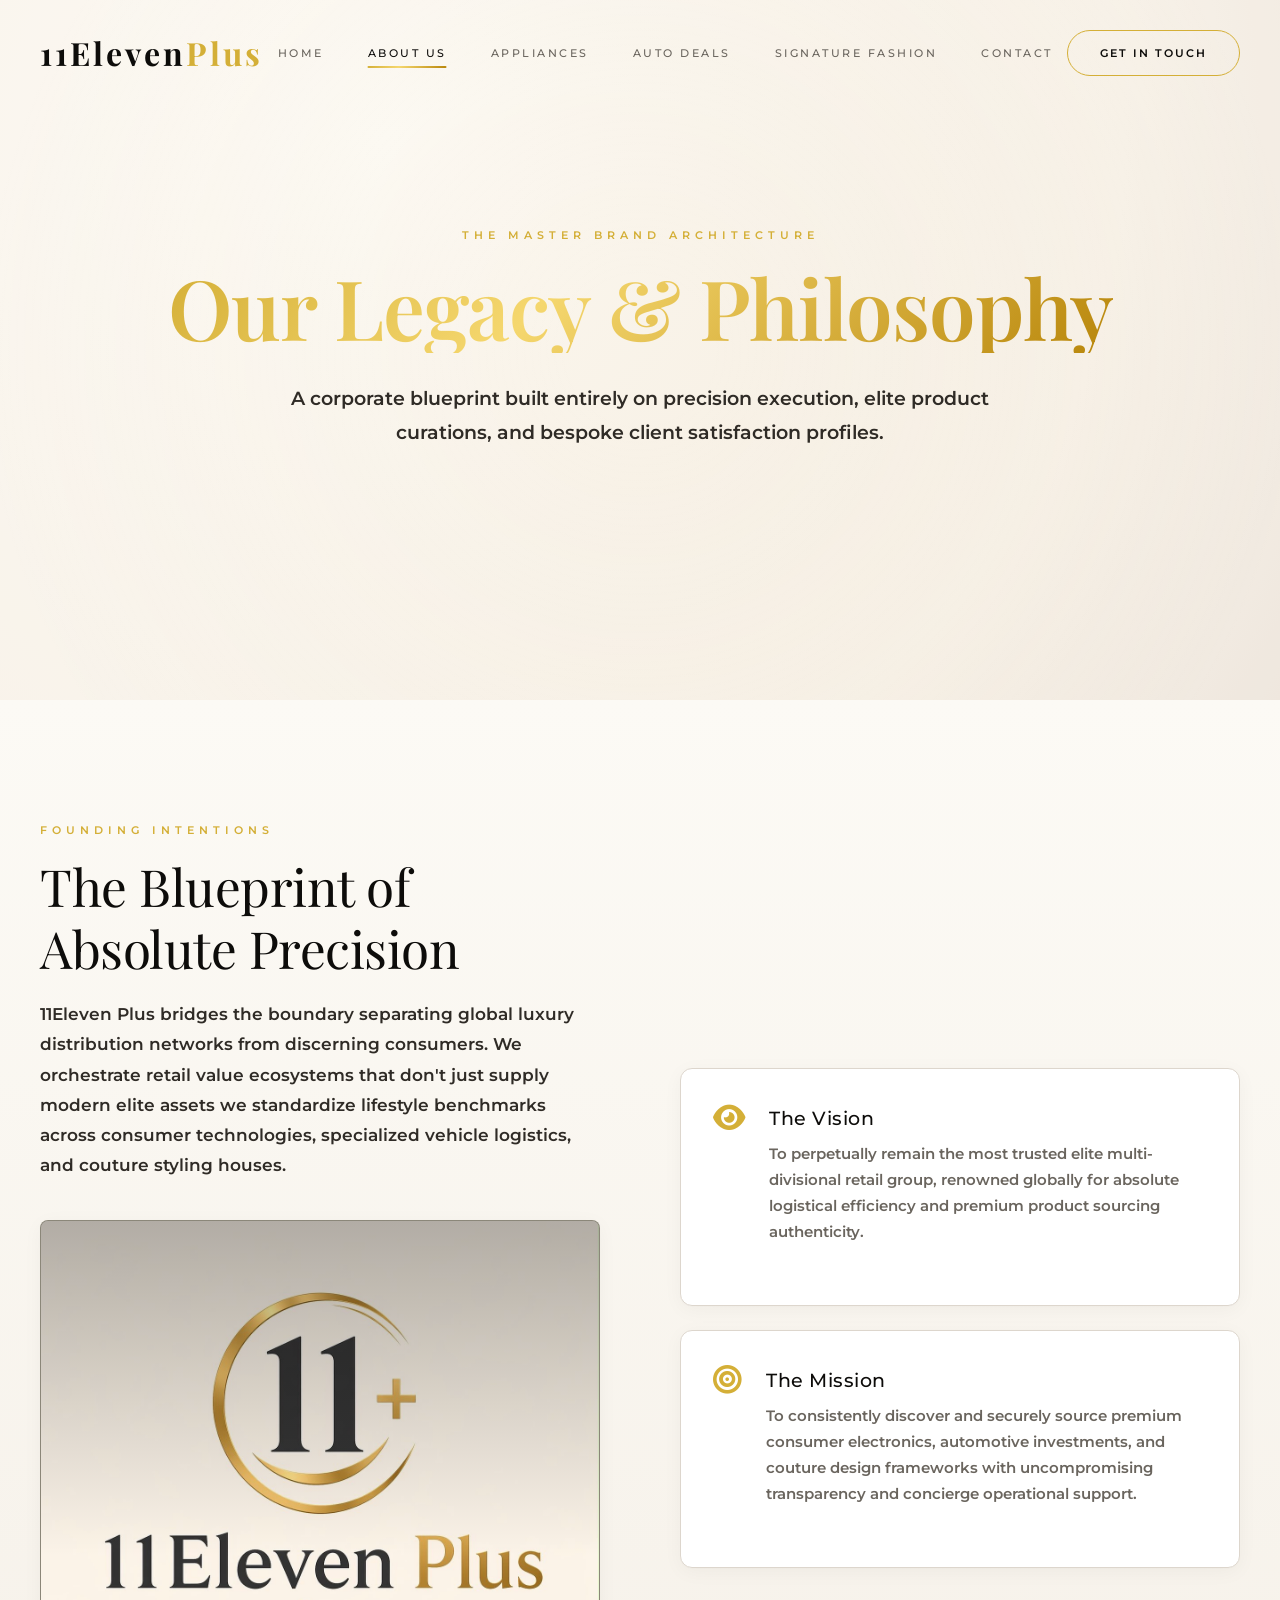
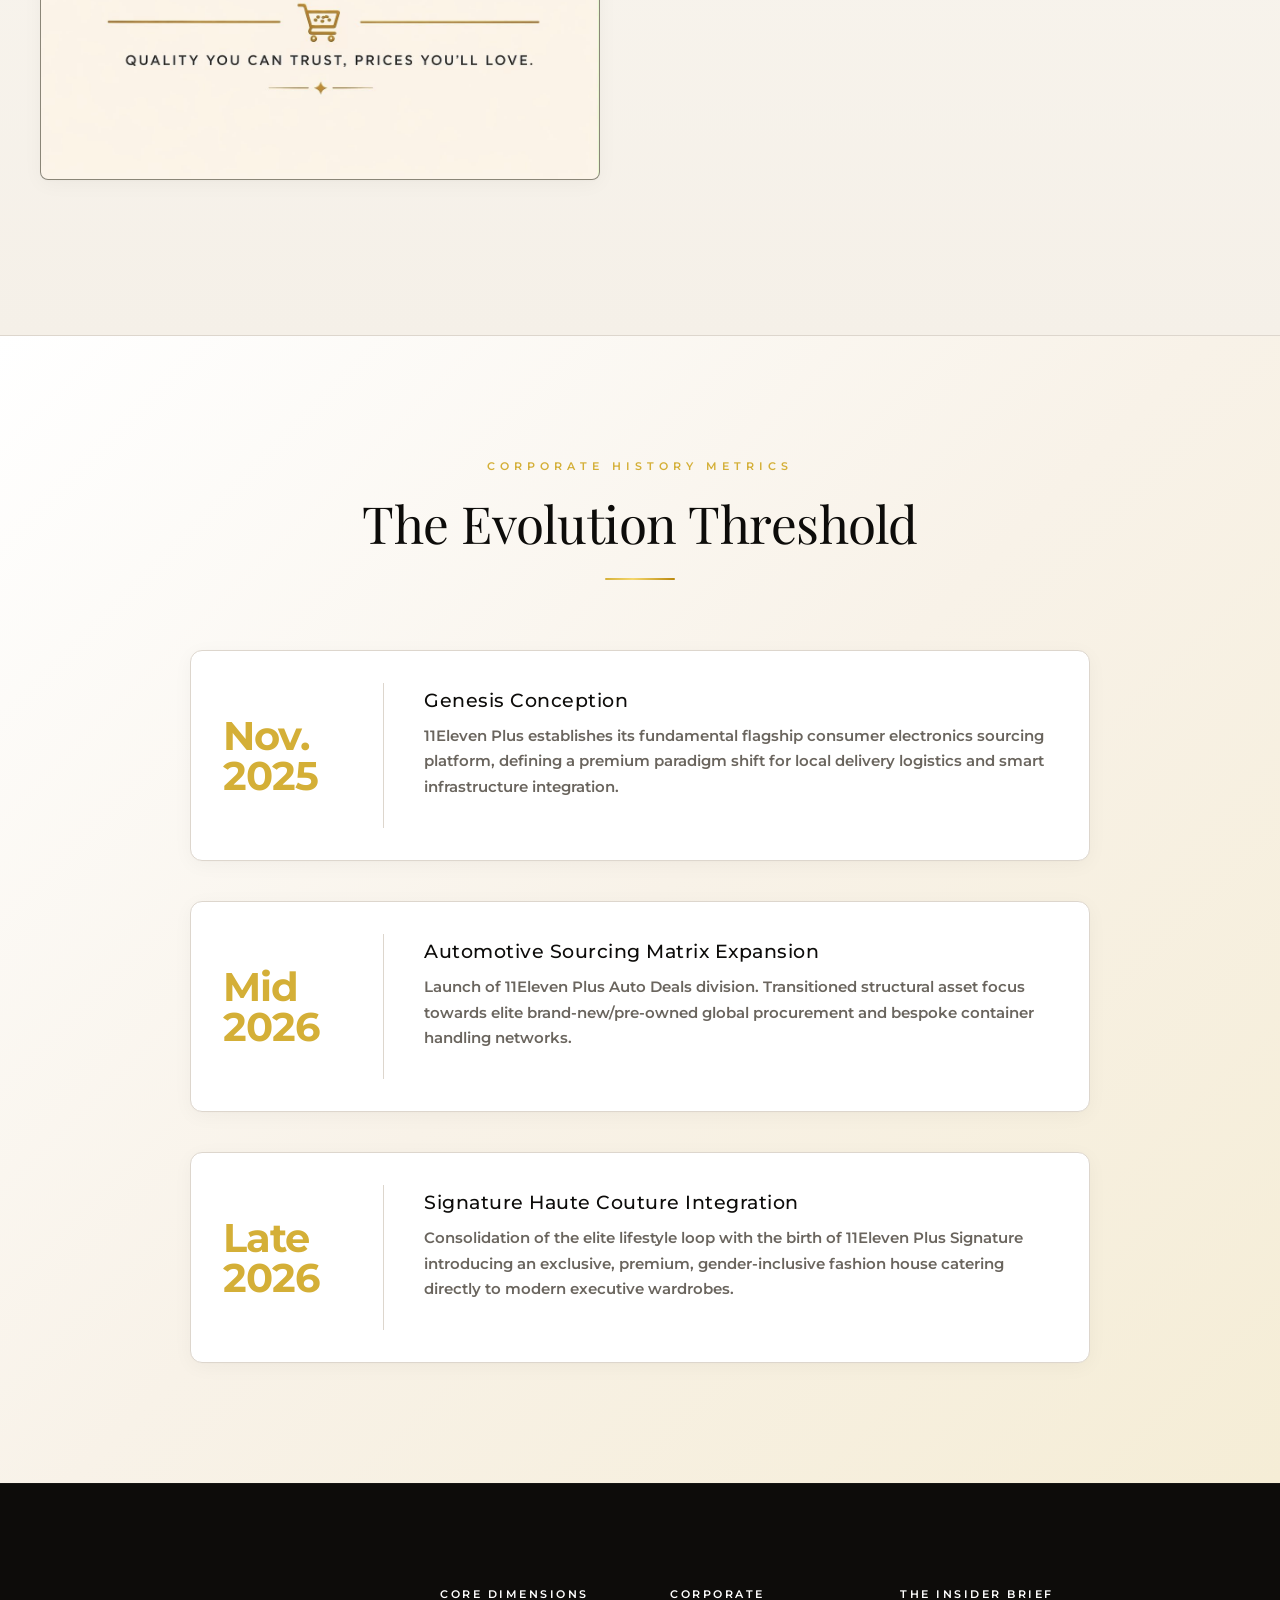
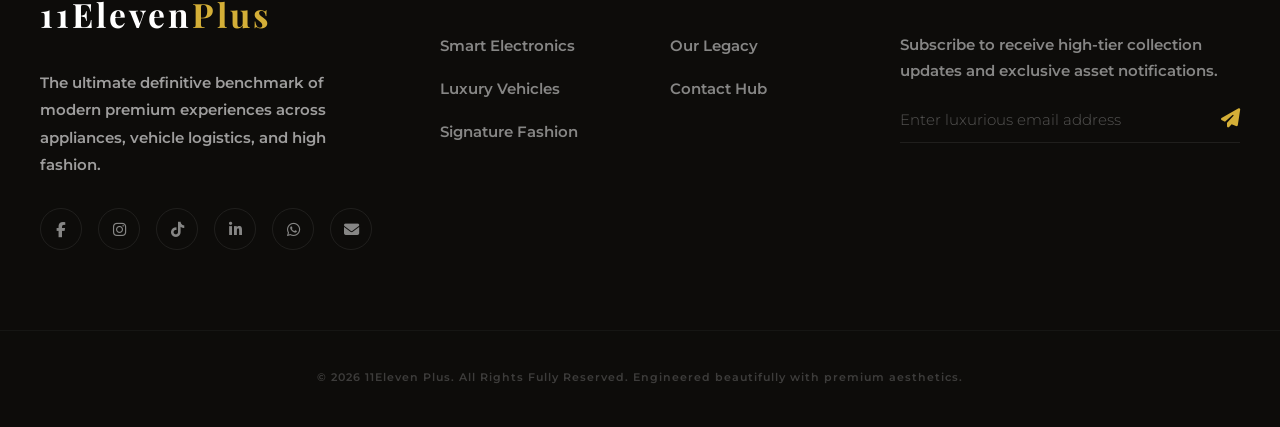
<file: about.html>
<!DOCTYPE html>
<html lang="en">
<head>
    <meta charset="UTF-8">
    <meta name="viewport" content="width=device-width, initial-scale=1.0">
    
    <!-- Primary Meta Tags -->
    <title>Our Legacy | 11Eleven Plus</title>
    <meta name="description" content="Discover the philosophy, mission, and historic operational values steering the luxury ecosystem of 11Eleven Plus.">
    <meta name="keywords" content="11Eleven Plus legacy, luxury brand philosophy, premium group mission, elite sourcing values, Ghana luxury group, corporate history">
    <meta name="author" content="11Eleven Plus">

    <!-- Open Graph / Facebook -->
    <meta property="og:type" content="website">
    <meta property="og:url" content="https://11elevenplus.com/about.html">
    <meta property="og:title" content="Our Legacy | 11Eleven Plus – The Master Brand Architecture">
    <meta property="og:description" content="Explore the founding intentions, vision, and evolution of 11Eleven Plus – a luxury ecosystem built on precision, elite curation, and absolute client trust.">
    <meta property="og:image" content="https://11elevenplus.com/images/logo.jpg">

    <!-- Twitter Card -->
    <meta property="twitter:card" content="summary_large_image">
    <meta property="twitter:url" content="https://11elevenplus.com/about.html">
    <meta property="twitter:title" content="Our Legacy | 11Eleven Plus – The Master Brand Architecture">
    <meta property="twitter:description" content="Explore the founding intentions, vision, and evolution of 11Eleven Plus – a luxury ecosystem built on precision, elite curation, and absolute client trust.">
    <meta property="twitter:image" content="https://11elevenplus.com/images/logo.jpg">

    <!-- Google Fonts & FontAwesome Core Dependencies -->
    <link rel="preconnect" href="https://fonts.googleapis.com">
    <link rel="preconnect" href="https://fonts.gstatic.com" crossorigin>
    <link href="https://fonts.googleapis.com/css2?family=Montserrat:wght@300;400;500;600&family=Playfair+Display:ital,wght@0,400;0,600;0,700;1,400&display=swap" rel="stylesheet">
    <link rel="stylesheet" href="https://cdnjs.cloudflare.com/ajax/libs/font-awesome/6.4.0/css/all.min.css">
    <link rel="stylesheet" href="style.css">

    <!-- Favicon -->
    <link rel="icon" href="/images/logo.jpg" type="image/x-icon">

    <!-- Structured Data: Organization -->
    <script type="application/ld+json">
        {
            "@context": "https://schema.org",
            "@type": "Organization",
            "name": "11Eleven Plus",
            "url": "https://11elevenplus.com/",
            "logo": "https://11elevenplus.com/images/logo.jpg",
            "description": "Premium luxury group offering elite home appliances, bespoke automotive sourcing, and high-fashion collections.",
            "foundingDate": "2024",
            "contactPoint": {
                "@type": "ContactPoint",
                "telephone": "+233-27-492-3917",
                "contactType": "customer service",
                "email": "concierge@11elevenplus.com",
                "availableLanguage": ["English"]
            },
            "sameAs": [
                "https://www.facebook.com/share/1C3CKjjL6a/?mibextid=wwXIfr",
                "https://www.instagram.com/11eleven_plus",
                "https://www.tiktok.com/@11elevenplus",
                "https://www.linkedin.com/in/eleven-plus-334429421"
            ]
        }
    </script>

    <!-- Inline styles for new image classes (if not present in style.css) -->
    <style>
        /* Hero background image layer */
        .hero-bg-image {
            position: absolute;
            top: 0;
            left: 0;
            width: 100%;
            height: 100%;
            background-size: cover;
            background-position: center;
            background-repeat: no-repeat;
            z-index: 0;
            opacity: 0.35;
            filter: brightness(0.8);
        }
        /* Why section image styling */
        .why-image-wrapper {
            position: relative;
            margin: 35px 0;
            border-radius: 8px;
            overflow: hidden;
            border: 1px solid var(--glass-border);
            background: rgba(15,16,19,0.5);
        }
        .why-image {
            width: 100%;
            height: auto;
            display: block;
            transition: transform 0.8s var(--transition-premium);
        }
        .why-image-wrapper:hover .why-image {
            transform: scale(1.03);
        }
        .why-image-accent {
            position: absolute;
            top: 0;
            left: 0;
            width: 100%;
            height: 100%;
            background: linear-gradient(180deg, rgba(7,7,8,0.3) 0%, rgba(7,7,8,0) 60%);
            pointer-events: none;
        }
        /* Subtle overlay for card images inside glass cards (if used) */
        .card-image-overlay {
            position: absolute;
            top: 0;
            left: 0;
            width: 100%;
            height: 100%;
            background: rgba(7,7,8,0.4);
            z-index: 1;
        }
    </style>
</head>
<body>

    <!-- Scroll Progress Indicator -->
    <div class="scroll-progress"></div>

    <!-- Preloader Graphic System -->
    <div class="preloader">
        <div class="preloader-wrap">
            <h1 class="preloader-logo">11Eleven<span>Plus</span></h1>
            <div class="preloader-bar"></div>
        </div>
    </div>

    <!-- Sticky Navigation Layout Bar -->
    <header class="main-header">
        <div class="header-container">
            <a href="index.html" class="logo">
                11Eleven<span class="gold-text">Plus</span>
            </a>

            <nav class="nav-menu">
                <ul class="nav-list">
                    <li><a href="index.html" class="nav-link">Home</a></li>
                    <li><a href="about.html" class="nav-link active">About Us</a></li>
                    <li><a href="appliances.html" class="nav-link">Appliances</a></li>
                    <li><a href="auto.html" class="nav-link">Auto Deals</a></li>
                    <li><a href="fashion.html" class="nav-link">Signature Fashion</a></li>
                    <li><a href="contact.html" class="nav-link">Contact</a></li>
                </ul>
                <div class="menu-socials">
                    <a href="https://www.facebook.com/share/1C3CKjjL6a/?mibextid=wwXIfr" aria-label="Facebook"><i class="fab fa-facebook-f"></i></a>
                    <a href="https://www.instagram.com/11eleven_plus" aria-label="Instagram"><i class="fab fa-instagram"></i></a>
                    <a href="https://www.tiktok.com/@11elevenplus" aria-label="TikTok"><i class="fab fa-tiktok"></i></a>
                    <a href="https://www.linkedin.com/in/eleven-plus-334429421" aria-label="LinkedIn"><i class="fab fa-linkedin-in"></i></a>
                    <a href="https://wa.me/+233274923917" target="_blank" class="frame-link"><i class="fa-brands fa-whatsapp"></i> </a>
                </div>
            </nav>

            <div class="header-actions">
                <a href="contact.html" class="btn-nav">Get In Touch</a>
                <button class="hamburger" type="button" aria-label="Toggle Menu" aria-expanded="false">
                    <span class="bar"></span>
                    <span class="bar"></span>
                    <span class="bar"></span>
                </button>
            </div>
        </div>
    </header>

    <!-- Inner Narrative Structural Header Banner with background image -->
    <section class="hero-section" style="height: 60vh; position: relative; background: var(--gradient-hero);">
        <!-- Background image added for legacy ambiance -->
        <div class="hero-bg-image" style="background-image: url('https://images.unsplash.com/photo-1600585154340-be6161a56a0c?auto=format&fit=crop&w=1600&q=80'); opacity: 0.08;" aria-hidden="true"></div>
        <div class="hero-bg-overlay" style="background: radial-gradient(circle at center, transparent 10%, rgba(255,255,255,0.3) 90%); z-index: 1;"></div>
        <div class="hero-content" style="z-index: 2;">
            <span class="subtitle">The Master Brand Architecture</span>
            <h1 class="gradient-text">Our Legacy & Philosophy</h1>
            <p>A corporate blueprint built entirely on precision execution, elite product curations, and bespoke client satisfaction profiles.</p>
        </div>
    </section>

    <!-- Mission, Vision & Core Values Section Matrix with added image -->
    <section class="philosophy-section section-padding" style="background: var(--gradient-section);">
        <div class="container">
            <div class="why-grid">
                <div class="reveal-on-scroll">
                    <span class="subtitle">Founding Intentions</span>
                    <h2 class="section-title">The Blueprint of Absolute Precision</h2>
                    <p class="section-desc" style="margin-top:20px;">11Eleven Plus bridges the boundary separating global luxury distribution networks from discerning consumers. We orchestrate retail value ecosystems that don't just supply modern elite assets we standardize lifestyle benchmarks across consumer technologies, specialized vehicle logistics, and couture styling houses.</p>

                    <!-- Contextual image representing precision and luxury craftsmanship -->
                    <div class="why-image-wrapper">
                        <img src="/images/logo.jpg"
                             alt="Premium executive pen on marble desk symbolizing the precision and elegance of 11Eleven Plus operations"
                             loading="lazy"
                             class="why-image">
                        <div class="why-image-accent"></div>
                    </div>
                </div>
                <div class="why-points-side">
                    <div class="why-point-card glass-card reveal-on-scroll" style="background: var(--white); border: 1px solid var(--border-light);">
                        <i class="fa-solid fa-eye gold-text"></i>
                        <div>
                            <h4>The Vision</h4>
                            <p>To perpetually remain the most trusted elite multi-divisional retail group, renowned globally for absolute logistical efficiency and premium product sourcing authenticity.</p>
                        </div>
                    </div>
                    <div class="why-point-card glass-card reveal-on-scroll" style="background: var(--white); border: 1px solid var(--border-light);">
                        <i class="fa-solid fa-bullseye gold-text"></i>
                        <div>
                            <h4>The Mission</h4>
                            <p>To consistently discover and securely source premium consumer electronics, automotive investments, and couture design frameworks with uncompromising transparency and concierge operational support.</p>
                        </div>
                    </div>
                </div>
            </div>
        </div>
    </section>

    <!-- Interactive Chronological Milestone Framework -->
    <section class="timeline-section section-padding dynamic-bg" style="border-top: 1px solid var(--border-light); background: var(--gradient-white-gold);">
        <div class="container">
            <div class="section-header text-center">
                <span class="subtitle">Corporate History Metrics</span>
                <h2 class="section-title">The Evolution Threshold</h2>
                <div class="gold-divider"></div>
            </div>

            <div class="why-points-side" style="max-width: 900px; margin: 0 auto; gap: 40px; position: relative;">
                <!-- Milestone Card 1 -->
                <div class="why-point-card glass-card reveal-on-scroll" style="display: flex; gap: 40px; align-items: center; background: var(--white); border: 1px solid var(--border-light);">
                    <div class="counter-number gold-text" style="font-size: 2.5rem; font-weight:700; line-height:1; min-width:120px;">Nov. 2025</div>
                    <div style="border-left: 1px solid var(--border-light); padding-left: 40px;">
                        <h4 style="margin-bottom: 5px;">Genesis Conception</h4>
                        <p>11Eleven Plus establishes its fundamental flagship consumer electronics sourcing platform, defining a premium paradigm shift for local delivery logistics and smart infrastructure integration.</p>
                    </div>
                </div>

                <!-- Milestone Card 2 -->
                <div class="why-point-card glass-card reveal-on-scroll" style="display: flex; gap: 40px; align-items: center; background: var(--white); border: 1px solid var(--border-light);">
                    <div class="counter-number gold-text" style="font-size: 2.5rem; font-weight:700; line-height:1; min-width:120px;">Mid 2026</div>
                    <div style="border-left: 1px solid var(--border-light); padding-left: 40px;">
                        <h4 style="margin-bottom: 5px;">Automotive Sourcing Matrix Expansion</h4>
                        <p>Launch of 11Eleven Plus Auto Deals division. Transitioned structural asset focus towards elite brand-new/pre-owned global procurement and bespoke container handling networks.</p>
                    </div>
                </div>

                <!-- Milestone Card 3 -->
                <div class="why-point-card glass-card reveal-on-scroll" style="display: flex; gap: 40px; align-items: center; background: var(--white); border: 1px solid var(--border-light);">
                    <div class="counter-number gold-text" style="font-size: 2.5rem; font-weight:700; line-height:1; min-width:120px;">Late 2026</div>
                    <div style="border-left: 1px solid var(--border-light); padding-left: 40px;">
                        <h4 style="margin-bottom: 5px;">Signature Haute Couture Integration</h4>
                        <p>Consolidation of the elite lifestyle loop with the birth of 11Eleven Plus Signature introducing an exclusive, premium, gender-inclusive fashion house catering directly to modern executive wardrobes.</p>
                    </div>
                </div>
            </div>
        </div>
    </section>

    <!-- Master Footer Block -->
    <footer class="main-footer">
        <div class="container footer-grid">
            <div class="footer-brand-column">
                <a href="index.html" class="footer-logo">11Eleven<span>Plus</span></a>
                <p>The ultimate definitive benchmark of modern premium experiences across appliances, vehicle logistics, and high fashion.</p>
                <div class="footer-socials">
                    <a href="https://www.facebook.com/share/1C3CKjjL6a/?mibextid=wwXIfr" aria-label="Facebook"><i class="fab fa-facebook-f"></i></a>
                    <a href="https://www.instagram.com/11eleven_plus" aria-label="Instagram"><i class="fab fa-instagram"></i></a>
                    <a href="https://www.tiktok.com/@11elevenplus" aria-label="TikTok"><i class="fab fa-tiktok"></i></a>
                    <a href="https://www.linkedin.com/in/eleven-plus-334429421" aria-label="LinkedIn"><i class="fab fa-linkedin-in"></i></a>
                    <a href="https://wa.me/+233274923917" target="_blank" class="frame-link"><i class="fa-brands fa-whatsapp"></i> </a>
                    <a href="mailto:11Elevenplusgroups@gmail.com" aria-label="Email"><i class="fa-solid fa-envelope"></i></a>
                </div>
            </div>

            <div class="footer-links-column">
                <h4>Core Dimensions</h4>
                <ul>
                    <li><a href="appliances.html">Smart Electronics</a></li>
                    <li><a href="auto.html">Luxury Vehicles</a></li>
                    <li><a href="fashion.html">Signature Fashion</a></li>
                </ul>
            </div>

            <div class="footer-links-column">
                <h4>Corporate</h4>
                <ul>
                    <li><a href="about.html">Our Legacy</a></li>
                    <li><a href="contact.html">Contact Hub</a></li>
                </ul>
            </div>

            <div class="footer-subscribe-column">
                <h4>The Insider Brief</h4>
                <p>Subscribe to receive high-tier collection updates and exclusive asset notifications.</p>
                <form class="subscribe-form" action="https://formsubmit.co/11elevenplusgroups@gmail.com" method="POST">
                    <input type="hidden" name="_subject" value="11ElevenPlus">
                    <input type="hidden" name="_captcha" value="false">
                    <input type="hidden" name="_next" value="http://127.0.0.1:5500/thank-you.html">
                    <input type="email" name="email" placeholder="Enter luxurious email address" required autocomplete="off">
                    <button type="submit" aria-label="Subscribe"><i class="fa-solid fa-paper-plane"></i></button>
                </form>
            </div>
        </div>

        <div class="footer-bottom text-center">
            <p>&copy; 2026 11Eleven Plus. All Rights Fully Reserved. Engineered beautifully with premium aesthetics.</p>
        </div>
    </footer>

    <script src="script.js"></script>
</body>
</html>
</file>
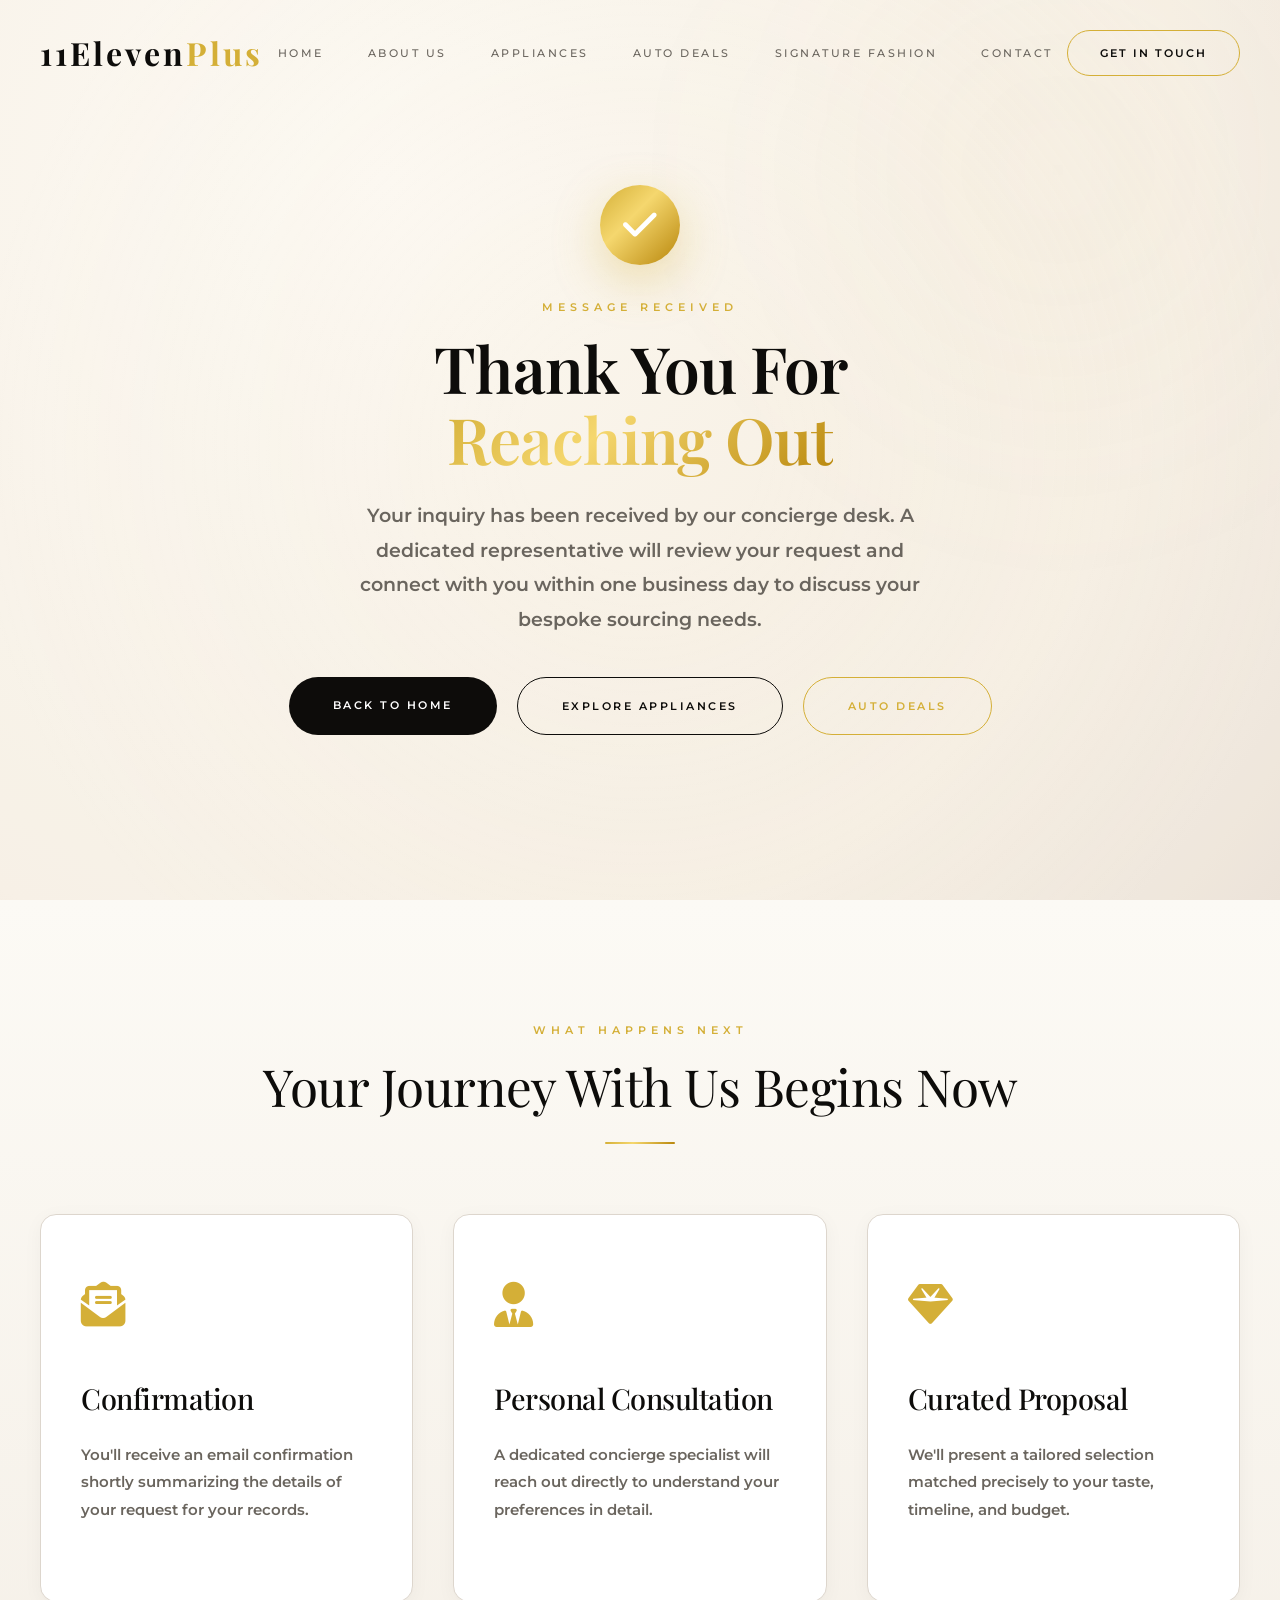
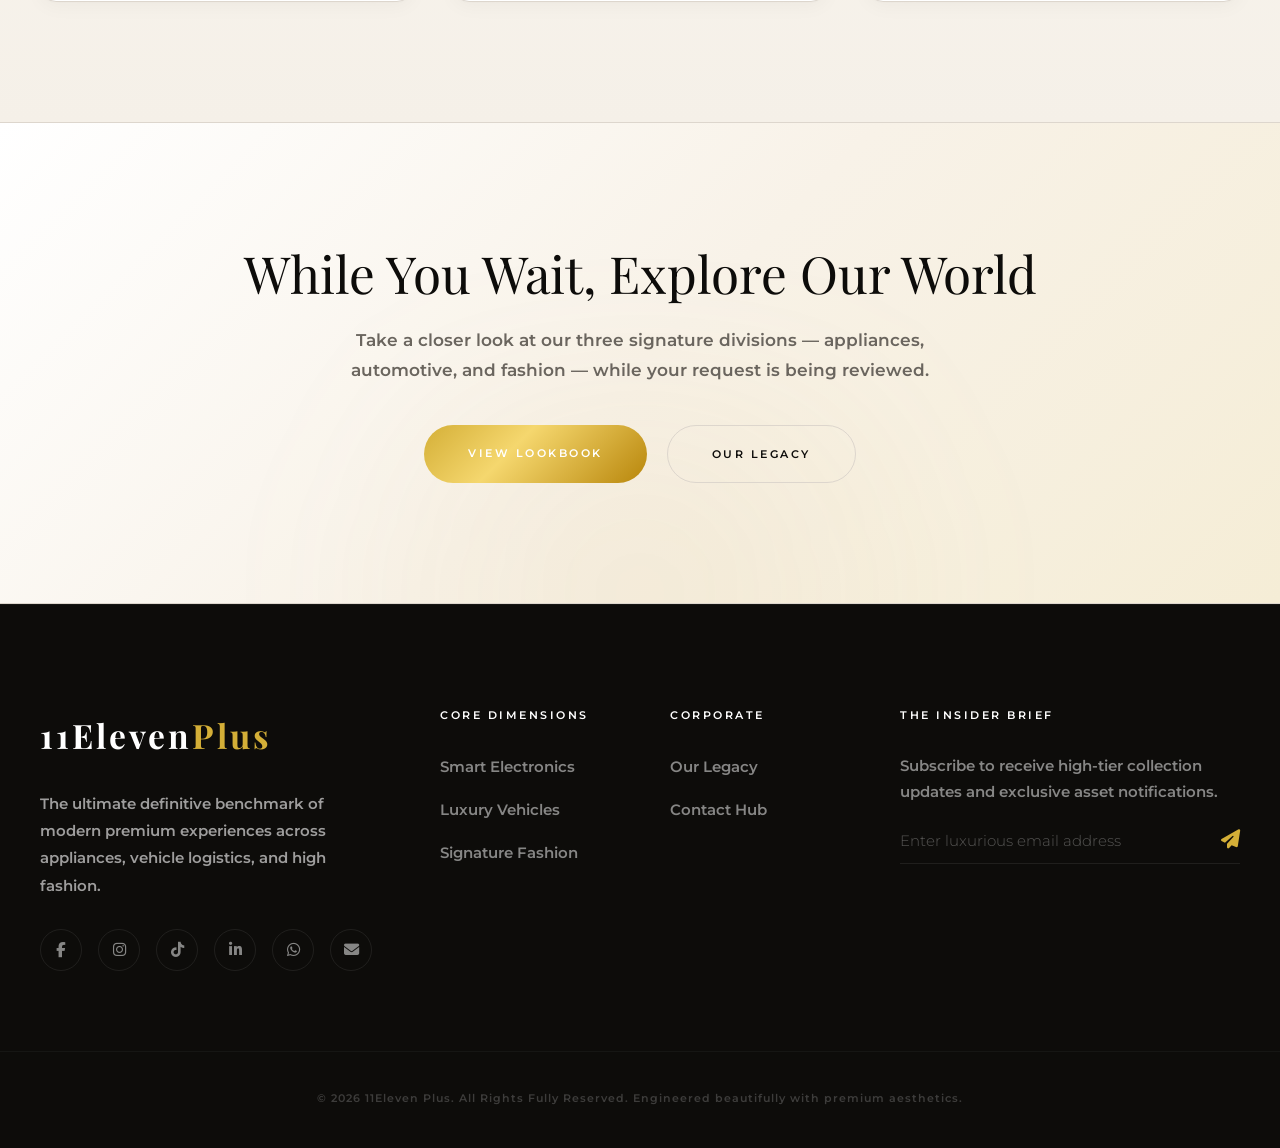
<file: thank-you.html>
<!DOCTYPE html>
<html lang="en">
<head>
    <meta charset="UTF-8">
    <meta name="viewport" content="width=device-width, initial-scale=1.0">
    <title>Thank You | 11Eleven Plus</title>
    <meta name="description" content="Thank you for reaching out to 11Eleven Plus. A member of our concierge team will be in touch shortly.">
    <link rel="preconnect" href="https://fonts.googleapis.com">
    <link rel="preconnect" href="https://fonts.gstatic.com" crossorigin>
    <link href="https://fonts.googleapis.com/css2?family=Montserrat:wght@300;400;500;600&family=Playfair+Display:ital,wght@0,400;0,600;0,700;1,400&display=swap" rel="stylesheet">
    <link rel="stylesheet" href="https://cdnjs.cloudflare.com/ajax/libs/font-awesome/6.4.0/css/all.min.css">
    <link rel="stylesheet" href="style.css">
</head>
<body>

    <!-- Scroll Progress Indicator -->
    <div class="scroll-progress"></div>

    <div class="preloader">
        <div class="preloader-wrap">
            <h1 class="preloader-logo">11Eleven<span>Plus</span></h1>
            <div class="preloader-bar"></div>
        </div>
    </div>

    <header class="main-header">
        <div class="header-container">
            <a href="index.html" class="logo">
                11Eleven<span class="gold-text">Plus</span>
            </a>

            <nav class="nav-menu">
                <ul class="nav-list">
                    <li><a href="index.html" class="nav-link">Home</a></li>
                    <li><a href="about.html" class="nav-link">About Us</a></li>
                    <li><a href="appliances.html" class="nav-link">Appliances</a></li>
                    <li><a href="auto.html" class="nav-link">Auto Deals</a></li>
                    <li><a href="fashion.html" class="nav-link">Signature Fashion</a></li>
                    <li><a href="contact.html" class="nav-link">Contact</a></li>
                </ul>
                <div class="menu-socials">
                    <a href="https://www.facebook.com/share/1C3CKjjL6a/?mibextid=wwXIfr" aria-label="Facebook"><i class="fab fa-facebook-f"></i></a>
                    <a href="https://www.instagram.com/11eleven_plus" aria-label="Instagram"><i class="fab fa-instagram"></i></a>
                    <a href="https://www.tiktok.com/@11elevenplus" aria-label="TikTok"><i class="fab fa-tiktok"></i></a>
                    <a href="https://www.linkedin.com/company/11eleven-plus" aria-label="LinkedIn"><i class="fab fa-linkedin-in"></i></a>
                    <a href="https://wa.me/233274923917" target="_blank" class="frame-link"><i class="fa-brands fa-whatsapp"></i> </a>
                </div>
            </nav>

            <div class="header-actions">
                <a href="contact.html" class="btn-nav">Get In Touch</a>
                <button class="hamburger" type="button" aria-label="Toggle Menu" aria-expanded="false">
                    <span class="bar"></span>
                    <span class="bar"></span>
                    <span class="bar"></span>
                </button>
            </div>
        </div>
    </header>

    <!-- ==========================================================================
    THANK YOU HERO SECTION
    ========================================================================== -->
    <section class="hero-section thank-you-hero" style="background: var(--gradient-hero);">
        <div class="hero-bg-image thank-you-bg-image" style="background-image: url('https://images.unsplash.com/photo-1600880292203-757bb62b4baf?auto=format&fit=crop&w=1920&q=80'); opacity: 0.04;"></div>
        <div class="hero-bg-overlay" style="background: radial-gradient(circle at center, transparent 15%, rgba(255,255,255,0.2) 85%);"></div>
        <div class="animated-gradient-sphere"></div>

        <div class="hero-content thank-you-content">
            <div class="thank-you-icon">
                <i class="fa-solid fa-check"></i>
            </div>
            <span class="subtitle">Message Received</span>
            <h1>Thank You For <br><span class="gradient-text">Reaching Out</span></h1>
            <p>Your inquiry has been received by our concierge desk. A dedicated representative will review your request and connect with you within one business day to discuss your bespoke sourcing needs.</p>
            <div class="hero-cta-group">
                <a href="index.html" class="btn btn-primary">Back To Home</a>
                <a href="appliances.html" class="btn btn-outline">Explore Appliances</a>
                <a href="auto.html" class="btn btn-gold">Auto Deals</a>
            </div>
        </div>
    </section>

    <!-- ==========================================================================
    WHAT HAPPENS NEXT
    ========================================================================== -->
    <section class="divisions-section section-padding" style="background: var(--gradient-section);">
        <div class="container">
            <div class="section-header text-center">
                <span class="subtitle">What Happens Next</span>
                <h2 class="section-title">Your Journey With Us Begins Now</h2>
                <div class="gold-divider"></div>
            </div>

            <div class="divisions-grid">
                <div class="division-card glass-card reveal-on-scroll" style="background: var(--white); border: 1px solid var(--border-light);">
                    <div class="card-icon">
                        <i class="fa-solid fa-envelope-open-text"></i>
                    </div>
                    <h3>Confirmation</h3>
                    <p>You'll receive an email confirmation shortly summarizing the details of your request for your records.</p>
                </div>

                <div class="division-card glass-card reveal-on-scroll" style="background: var(--white); border: 1px solid var(--border-light);">
                    <div class="card-icon">
                        <i class="fa-solid fa-user-tie"></i>
                    </div>
                    <h3>Personal Consultation</h3>
                    <p>A dedicated concierge specialist will reach out directly to understand your preferences in detail.</p>
                </div>

                <div class="division-card glass-card reveal-on-scroll" style="background: var(--white); border: 1px solid var(--border-light);">
                    <div class="card-icon">
                        <i class="fa-solid fa-gem"></i>
                    </div>
                    <h3>Curated Proposal</h3>
                    <p>We'll present a tailored selection matched precisely to your taste, timeline, and budget.</p>
                </div>
            </div>
        </div>
    </section>

    <!-- ==========================================================================
    CTA SECTION
    ========================================================================== -->
    <section class="cta-section section-padding">
        <div class="cta-glow-bg"></div>
        <div class="container text-center reveal-on-scroll">
            <h2>While You Wait, Explore Our World</h2>
            <p>Take a closer look at our three signature divisions — appliances, automotive, and fashion — while your request is being reviewed.</p>
            <div class="cta-buttons">
                <a href="fashion.html" class="btn btn-gold-filled">View Lookbook</a>
                <a href="about.html" class="btn btn-secondary">Our Legacy</a>
            </div>
        </div>
    </section>

    <!-- ==========================================================================
    FOOTER
    ========================================================================== -->
    <footer class="main-footer">
        <div class="container footer-grid">
            <div class="footer-brand-column">
                <a href="index.html" class="footer-logo">11Eleven<span>Plus</span></a>
                <p>The ultimate definitive benchmark of modern premium experiences across appliances, vehicle logistics, and high fashion.</p>
                <div class="footer-socials">
                    <a href="https://www.facebook.com/share/1C3CKjjL6a/?mibextid=wwXIfr" aria-label="Facebook"><i class="fab fa-facebook-f"></i></a>
                    <a href="https://www.instagram.com/11eleven_plus" aria-label="Instagram"><i class="fab fa-instagram"></i></a>
                    <a href="https://www.tiktok.com/@11elevenplus" aria-label="TikTok"><i class="fab fa-tiktok"></i></a>
                    <a href="https://www.linkedin.com/in/eleven-plus-334429421" aria-label="LinkedIn"><i class="fab fa-linkedin-in"></i></a>
                    <a href="https://wa.me/233274923917" target="_blank" class="frame-link"><i class="fa-brands fa-whatsapp"></i> </a>
                    <a href="mailto:11Elevenplusgroups@gmail.com" aria-label="Email"><i class="fa-solid fa-envelope"></i></a>
                </div>
            </div>

            <div class="footer-links-column">
                <h4>Core Dimensions</h4>
                <ul>
                    <li><a href="appliances.html">Smart Electronics</a></li>
                    <li><a href="auto.html">Luxury Vehicles</a></li>
                    <li><a href="fashion.html">Signature Fashion</a></li>
                </ul>
            </div>

            <div class="footer-links-column">
                <h4>Corporate</h4>
                <ul>
                    <li><a href="about.html">Our Legacy</a></li>
                    <li><a href="contact.html">Contact Hub</a></li>
                </ul>
            </div>

            <div class="footer-subscribe-column">
                <h4>The Insider Brief</h4>
                <p>Subscribe to receive high-tier collection updates and exclusive asset notifications.</p>
                <form class="subscribe-form" action="https://formsubmit.co/11elevenplusgroups@gmail.com" method="POST">
                    <input type="hidden" name="_subject" value="11ElevenPlus">
                    <input type="hidden" name="_captcha" value="false">
                    <input type="hidden" name="_next" value="http://127.0.0.1:5500/thank-you.html">
                    <input type="email" name="email" placeholder="Enter luxurious email address" required autocomplete="off">
                    <button type="submit" aria-label="Subscribe"><i class="fa-solid fa-paper-plane"></i></button>
                </form>
            </div>
        </div>

        <div class="footer-bottom text-center">
            <p>&copy; 2026 11Eleven Plus. All Rights Fully Reserved. Engineered beautifully with premium aesthetics.</p>
        </div>
    </footer>

    <script src="script.js"></script>
</body>
</html>
</file>
<file: style.css>
/* ========================================================================== */
/* 01. DESIGN SYSTEM VARIABLES & CORE RESET                                 */
/* ========================================================================== */
:root {
    /* --- Primary Colors --- */
    --white: #FFFFFF;
    --soft-white: #F5F0EB;
    --off-white: #F5F6F8;
    --cream: #FAF8F4;

    /* --- Blacks & Grays --- */
    --rich-black: #0D0C0A;
    --charcoal: #1E1C18;
    --dark-gray: #2F2B26;
    --medium-gray: #6A655E;
    --light-gray: #B5ADA3;
    --silver-gray: #E8EAED;
    --border-light: #DDD6CD;

    /* --- Gold Palette - VIBRANT & LUMINOUS --- */
    --gold: #D4AF37;
    --gold-dark: #B8860B;
    --gold-light: #F5D76E;
    --gold-bright: #F9E9A0;
    --gold-pale: #F5EDD6;
    --gold-subtle: #E8DDC8;
    --gold-glow: rgba(212, 175, 55, 0.25);
    --gold-glow-strong: rgba(212, 175, 55, 0.45);

    /* --- Accent Colors - POP --- */
    --accent-orange: #E67E22;
    --accent-teal: #1ABC9C;
    --accent-rose: #E84393;
    --accent-purple: #6C3483;

    /* --- Gradients --- */
    --gradient-gold: linear-gradient(135deg, #D4AF37 0%, #F5D76E 40%, #B8860B 100%);
    --gradient-gold-subtle: linear-gradient(135deg, #F5EDD6 0%, #E8DDC8 50%, #F5EDD6 100%);
    --gradient-white-gold: linear-gradient(135deg, #FFFFFF 0%, #F8F2E8 50%, #F5EDD6 100%);
    --gradient-hero: radial-gradient(circle at 30% 20%, #FCF8F0 0%, #F5EDE0 70%, #E8DDD0 100%);
    --gradient-section: linear-gradient(180deg, #FCFAF5 0%, #F5F0E8 100%);
    --gradient-accent: linear-gradient(135deg, #E67E22, #D4AF37);

    /* --- Shadows --- */
    --shadow-sm: 0 2px 8px rgba(0, 0, 0, 0.06);
    --shadow-md: 0 8px 32px rgba(0, 0, 0, 0.08);
    --shadow-lg: 0 16px 48px rgba(0, 0, 0, 0.10);
    --shadow-xl: 0 24px 64px rgba(0, 0, 0, 0.12);
    --shadow-gold: 0 8px 32px rgba(212, 175, 55, 0.30);
    --shadow-gold-lg: 0 16px 48px rgba(212, 175, 55, 0.35);
    --shadow-card: 0 4px 20px rgba(0, 0, 0, 0.04), 0 1px 3px rgba(0, 0, 0, 0.02);
    --shadow-card-hover: 0 12px 40px rgba(212, 175, 55, 0.20), 0 4px 12px rgba(0, 0, 0, 0.04);

    /* --- Typography --- */
    --font-heading: 'Playfair Display', serif;
    --font-body: 'Montserrat', sans-serif;

    /* --- Font Sizes --- */
    --text-xs: 0.7rem;
    --text-sm: 0.8rem;
    --text-base: 0.95rem;
    --text-md: 1.05rem;
    --text-lg: 1.2rem;
    --text-xl: 1.4rem;
    --text-2xl: 1.8rem;
    --text-3xl: 2.4rem;
    --text-4xl: 3.2rem;
    --text-5xl: 4rem;

    /* --- Spacing --- */
    --spacing-xs: 4px;
    --spacing-sm: 8px;
    --spacing-md: 16px;
    --spacing-lg: 24px;
    --spacing-xl: 32px;
    --spacing-2xl: 48px;
    --spacing-3xl: 64px;
    --spacing-4xl: 80px;
    --spacing-5xl: 120px;

    /* --- Border Radius --- */
    --radius-sm: 4px;
    --radius-md: 8px;
    --radius-lg: 12px;
    --radius-xl: 16px;
    --radius-2xl: 24px;
    --radius-full: 9999px;

    /* --- Transitions --- */
    --transition-smooth: cubic-bezier(0.25, 0.46, 0.45, 0.94);
    --transition-premium: cubic-bezier(0.22, 1, 0.36, 1);
    --transition-bounce: cubic-bezier(0.34, 1.56, 0.64, 1);
    --transition-duration: 0.5s;
    --transition-duration-fast: 0.3s;
    --transition-duration-slow: 0.7s;

    /* --- Glassmorphism --- */
    --glass-bg: rgba(255, 255, 255, 0.85);
    --glass-border: rgba(201, 168, 76, 0.12);
    --glass-shadow: 0 8px 32px rgba(0, 0, 0, 0.04);
    --glass-blur: 20px;
}

* {
    margin: 0;
    padding: 0;
    box-sizing: border-box;
    scroll-behavior: smooth;
}

@media (min-width: 992px) {
    /* * {
        cursor: none;
    } */
}

html {
    overflow-x: hidden;
    max-width: 100%;
}

body {
    background-color: var(--white);
    color: var(--rich-black);
    font-family: var(--font-body);
    font-weight: 600;
    line-height: 1.8;
    overflow-x: hidden;
    max-width: 100%;
    -webkit-font-smoothing: antialiased;
    -moz-osx-font-smoothing: grayscale;
}

img,
video {
    max-width: 100%;
    height: auto;
    display: block;
}

a {
    color: inherit;
    text-decoration: none;
    transition: all var(--transition-duration) var(--transition-premium);
}

ul {
    list-style: none;
}

.container {
    width: 100%;
    max-width: 1400px;
    margin: 0 auto;
    padding: 0 40px;
}

@media (max-width: 768px) {
    .container {
        padding: 0 24px;
    }
}

@media (max-width: 576px) {
    .container {
        padding: 0 16px;
    }
}

.section-padding {
    padding: var(--spacing-5xl) 0;
}

@media (max-width: 991px) {
    .section-padding {
        padding: var(--spacing-4xl) 0;
    }
}

@media (max-width: 576px) {
    .section-padding {
        padding: var(--spacing-3xl) 0;
    }
}

.text-center {
    text-align: center;
}

.gold-text {
    color: var(--gold);
}

.gold-gradient-text {
    background: var(--gradient-gold);
    -webkit-background-clip: text;
    -webkit-text-fill-color: transparent;
    background-clip: text;
}

.section-bg-light {
    background: var(--gradient-section);
}

body.lock-scroll {
    overflow: hidden;
}

.preloader {
    position: fixed;
    top: 0;
    left: 0;
    width: 100%;
    height: 100%;
    background-color: var(--white);
    z-index: 99999;
    display: flex;
    justify-content: center;
    align-items: center;
    transition: opacity 0.8s var(--transition-premium), visibility 0.8s var(--transition-premium);
}

.preloader-wrap {
    text-align: center;
}

.preloader-logo {
    font-family: var(--font-heading);
    font-size: 2.5rem;
    letter-spacing: 6px;
    margin-bottom: 24px;
    font-weight: 600;
    color: var(--rich-black);
}

.preloader-logo span {
    color: var(--gold);
}

.preloader-bar {
    width: 180px;
    height: 2px;
    background-color: var(--silver-gray);
    margin: 0 auto;
    position: relative;
    overflow: hidden;
    border-radius: 2px;
}

.preloader-bar::after {
    content: '';
    position: absolute;
    top: 0;
    left: -100%;
    width: 100%;
    height: 100%;
    background: var(--gradient-gold);
    animation: loadingTrack 1.4s infinite linear;
}

@keyframes loadingTrack {
    100% {
        left: 100%;
    }
}

/* ========================================================================== */
/* 03. STICKY GLASSMORPHISM NAVIGATION                                      */
/* ========================================================================== */
.main-header {
    position: fixed;
    top: 0;
    left: 0;
    width: 100%;
    z-index: 1000;
    isolation: isolate;
    transition: padding var(--transition-duration) var(--transition-premium),
                background-color var(--transition-duration) var(--transition-premium),
                backdrop-filter var(--transition-duration) var(--transition-premium),
                border-color var(--transition-duration) var(--transition-premium),
                box-shadow var(--transition-duration) var(--transition-premium);
    padding: 24px 0;
    background-color: transparent;
}

.main-header.scrolled {
    padding: 12px 0;
    background-color: rgba(255, 255, 255, 0.98);
    backdrop-filter: blur(24px);
    -webkit-backdrop-filter: blur(24px);
    border-bottom: 1px solid var(--border-light);
    box-shadow: 0 2px 30px rgba(0, 0, 0, 0.06);
}

.header-container {
    display: flex;
    justify-content: space-between;
    align-items: center;
    max-width: 1500px;
    margin: 0 auto;
    padding: 0 40px;
}

@media (max-width: 991px) {
    .header-container {
        padding: 0 20px;
    }
}

.logo {
    font-family: var(--font-heading);
    font-size: 2rem;
    font-weight: 700;
    letter-spacing: 3px;
    transition: opacity var(--transition-duration-fast) var(--transition-premium);
    color: var(--rich-black);
}

.logo:hover {
    opacity: 0.7;
}

.logo .gold-text {
    color: var(--gold);
}

.nav-list {
    display: flex;
    gap: 44px;
}

.nav-link {
    font-size: var(--text-xs);
    text-transform: uppercase;
    letter-spacing: 2.5px;
    font-weight: 500;
    position: relative;
    padding: 8px 0;
    color: var(--medium-gray);
    transition: color var(--transition-duration-fast) var(--transition-premium);
}

.nav-link::after {
    content: '';
    position: absolute;
    bottom: 0;
    left: 50%;
    transform: translateX(-50%);
    width: 0;
    height: 2px;
    background: var(--gradient-gold);
    transition: width var(--transition-duration) var(--transition-premium);
    border-radius: 2px;
}

.nav-link:hover,
.nav-link.active {
    color: var(--rich-black);
}

.nav-link:hover::after,
.nav-link.active::after {
    width: 100%;
}

.header-actions {
    display: flex;
    align-items: center;
    gap: 20px;
}

.btn-nav {
    border: 1.5px solid var(--gold);
    padding: 12px 32px;
    font-size: var(--text-xs);
    text-transform: uppercase;
    letter-spacing: 2px;
    font-weight: 600;
    background: transparent;
    border-radius: var(--radius-full);
    transition: all var(--transition-duration) var(--transition-premium);
    color: var(--rich-black);
    position: relative;
    overflow: hidden;
}

.btn-nav::before {
    content: '';
    position: absolute;
    top: 0;
    left: -100%;
    width: 100%;
    height: 100%;
    background: var(--gradient-gold);
    transition: left var(--transition-duration) var(--transition-premium);
    z-index: -1;
}

.btn-nav:hover {
    color: var(--white);
    border-color: var(--gold);
    transform: translateY(-2px);
    box-shadow: var(--shadow-gold);
}

.btn-nav:hover::before {
    left: 0;
}

.menu-socials,
.hamburger {
    display: none;
}

@media (max-width: 991px) {
    .hamburger {
        display: block;
        background: none;
        border: none;
        position: relative;
        z-index: 1002;
        padding: 8px 0;
        cursor: pointer;
        flex-shrink: 0;
    }

    .hamburger .bar {
        display: block;
        width: 28px;
        height: 2px;
        background-color: var(--rich-black);
        margin: 6px 0;
        transition: var(--transition-duration-fast) var(--transition-premium);
        transform-origin: center;
        border-radius: 2px;
    }

    .hamburger.active .bar:nth-child(1) {
        transform: rotate(-45deg) translate(-6px, 6px);
    }
    .hamburger.active .bar:nth-child(2) {
        opacity: 0;
        transform: scaleX(0);
    }
    .hamburger.active .bar:nth-child(3) {
        transform: rotate(45deg) translate(-6px, -6px);
    }

    .nav-menu {
        position: fixed;
        top: 0;
        right: 0;
        width: min(420px, 85%);
        height: 100vh;
        height: 100dvh;
        background: white;
        backdrop-filter: blur(30px);
        -webkit-backdrop-filter: blur(30px);
        border-left: 1px solid var(--border-light);
        display: flex;
        flex-direction: column;
        justify-content: center;
        align-items: center;
        transform: translateX(100%);
        transition: transform var(--transition-duration) var(--transition-premium);
        z-index: 1001;
        padding: 50px 40px;
        box-shadow: -30px 0 80px rgba(0, 0, 0, 0.08);
        overflow-y: auto;
    }

    .nav-menu.active {
        transform: translateX(0);
    }

    .nav-menu::before {
        content: '';
        position: fixed;
        top: 0;
        left: 0;
        width: 100vw;
        height: 100vh;
        z-index: -1;
        opacity: 0;
        pointer-events: none;
        transition: opacity var(--transition-duration) var(--transition-premium);
    }

    .nav-menu.active::before {
        opacity: 1;
        pointer-events: auto;
    }

    .nav-list {
        flex-direction: column;
        text-align: center;
        gap: 28px;
        margin-bottom: 40px;
    }

    .nav-link {
        font-size: var(--text-lg);
        letter-spacing: 3px;
        color: var(--rich-black);
    }

    .nav-link:hover {
        color: var(--gold);
    }

    .menu-socials {
        display: flex;
        gap: 28px;
        font-size: 1.1rem;
    }

    .menu-socials a {
        color: var(--medium-gray);
        transition: color var(--transition-duration-fast) var(--transition-premium),
                    transform var(--transition-duration-fast) var(--transition-premium);
    }

    .menu-socials a:hover {
        color: var(--gold);
        transform: translateY(-2px);
    }

    .btn-nav {
        padding: 10px 24px;
        font-size: var(--text-xs);
        letter-spacing: 1.5px;
    }
}

@media (max-width: 576px) {
    .logo {
        font-size: 1.5rem;
        letter-spacing: 2px;
    }

    .btn-nav {
        padding: 8px 16px;
        font-size: 0.55rem;
        letter-spacing: 1px;
    }

    .nav-menu {
        width: 75%;
        padding: 40px 24px;
    }

    .nav-link {
        font-size: var(--text-md);
        letter-spacing: 2.5px;
    }
}

/* ========================================================================== */
/* 04. CINEMATIC HERO SECTION                                               */
/* ========================================================================== */
.hero-section {
    height: 100vh;
    display: flex;
    align-items: center;
    justify-content: center;
    position: relative;
    padding: 0 40px;
    padding-top: 120px;
    padding-bottom: 100px;
    overflow: hidden;
    min-height: 700px;
    background: var(--gradient-hero);
}

@media (max-width: 768px) {
    .hero-section {
        padding: 0 24px;
        padding-top: 100px;
        padding-bottom: 80px;
        min-height: 600px;
    }
}

@media (max-width: 576px) {
    .hero-section {
        padding: 0 16px;
        padding-top: 90px;
        padding-bottom: 70px;
        min-height: 500px;
        height: 100dvh;
    }
}

.hero-bg-image {
    position: absolute;
    top: 0;
    left: 0;
    width: 100%;
    height: 100%;
    background-image: url('https://images.unsplash.com/photo-1600585154340-be6161a56a0c?auto=format&fit=crop&w=1920&q=80');
    background-size: cover;
    background-position: center 40%;
    background-repeat: no-repeat;
    z-index: 0;
    background-attachment: scroll;
    will-change: transform;
    animation: heroImageZoom 20s ease-out forwards;
    opacity: 0.08;
}

@media (min-width: 992px) {
    .hero-bg-image {
        background-attachment: fixed;
        animation: none;
        opacity: 0.10;
    }
}

@keyframes heroImageZoom {
    0% {
        transform: scale(1.08);
    }
    100% {
        transform: scale(1.0);
    }
}

.hero-bg-overlay {
    position: absolute;
    top: 0;
    left: 0;
    width: 100%;
    height: 100%;
    background: radial-gradient(circle at center,
            rgba(255, 255, 255, 0.0) 15%,
            rgba(255, 255, 255, 0.1) 50%,
            rgba(255, 255, 255, 0.2) 100%);
    z-index: 1;
}

.animated-gradient-sphere {
    position: absolute;
    top: -20%;
    right: -10%;
    width: 700px;
    height: 700px;
    background: radial-gradient(circle, rgba(201, 168, 76, 0.05) 0%, transparent 70%);
    filter: blur(100px);
    animation: drift 14s infinite alternate ease-in-out;
    z-index: 0;
}

@keyframes drift {
    0% {
        transform: translate(0, 0) scale(1);
    }
    100% {
        transform: translate(-100px, 50px) scale(1.15);
    }
}

.hero-content {
    position: relative;
    z-index: 2;
    text-align: center;
    max-width: 950px;
}

.hero-content h1 {
    font-family: var(--font-heading);
    font-size: clamp(2.8rem, 5vw + 1.2rem, 5.2rem);
    line-height: 1.1;
    letter-spacing: -1px;
    margin-bottom: 28px;
    font-weight: 600;
    color: var(--rich-black);
}

.gradient-text {
    background: var(--gradient-gold);
    -webkit-background-clip: text;
    -webkit-text-fill-color: transparent;
    background-clip: text;
}

.hero-content p {
    font-size: clamp(1rem, 0.6vw + 0.85rem, 1.2rem);
    color: var(--dark-gray);
    max-width: 700px;
    margin: 0 auto 45px;
    font-weight: 600;
    line-height: 1.8;
}

.hero-cta-group {
    display: flex;
    gap: 20px;
    justify-content: center;
    flex-wrap: wrap;
}

@media (max-width: 576px) {
    .hero-cta-group {
        flex-direction: column;
        align-items: center;
    }
    .hero-cta-group .btn {
        width: 100%;
        max-width: 280px;
        text-align: center;
    }
}

.scroll-down-indicator {
    position: absolute;
    bottom: 40px;
    left: 50%;
    transform: translateX(-50%);
    z-index: 2;
    display: flex;
    flex-direction: column;
    align-items: center;
    /* gap: 3px; */
    opacity: 0.5;
    width: auto;
}

@media (max-width: 576px) {
    .scroll-down-indicator {
        bottom: 24px;
        gap: 8px;
        opacity: 0.4;
        left: 50%;
        transform: translateX(-50%);
    }
}

.scroll-down-indicator span {
    font-size: var(--text-xs);        /* 0.7rem */
    text-transform: uppercase;
    letter-spacing: 4px;
    color: var(--medium-gray);
}

.mouse-icon {
    width: 22px;
    height: 34px;
    border: 1.5px solid var(--medium-gray);
    border-radius: 14px;
    position: relative;
}

.mouse-icon .wheel {
    width: 2px;
    height: 8px;
    background: var(--gradient-gold);
    position: absolute;
    top: 6px;
    left: 50%;
    transform: translateX(-50%);
    border-radius: 2px;
    animation: scrollWheel 1.8s infinite ease-in-out;
}

@keyframes scrollWheel {
    0% { top: 6px; opacity: 1; }
    100% { top: 18px; opacity: 0; }
}

/* ========================================================================== */
/* 05. LUXURY GLASSMORPHISM CARDS GRID                                     */
/* ========================================================================== */
.section-header {
    margin-bottom: 70px;
}

@media (max-width: 991px) {
    .section-header {
        margin-bottom: 50px;
    }
}

@media (max-width: 576px) {
    .section-header {
        margin-bottom: 40px;
    }
}

.subtitle {
    font-size: var(--text-xs);
    text-transform: uppercase;
    letter-spacing: 5px;
    color: var(--gold);
    display: block;
    margin-bottom: 16px;
    font-weight: 600;
}

.section-title {
    font-family: var(--font-heading);
    font-size: clamp(2rem, 2.5vw + 1.2rem, 3.2rem);
    font-weight: 400;
    line-height: 1.2;
    letter-spacing: -0.5px;
    color: var(--rich-black);
}

.gold-divider {
    width: 70px;
    height: 2px;
    background: var(--gradient-gold);
    margin: 24px auto 0;
    border-radius: 2px;
}

.divisions-grid {
    display: grid;
    grid-template-columns: repeat(auto-fit, minmax(340px, 1fr));
    gap: 40px;
}

@media (max-width: 768px) {
    .divisions-grid {
        grid-template-columns: 1fr;
        gap: 30px;
    }
}

.glass-card {
    background: var(--glass-bg);
    border: 1px solid var(--glass-border);
    backdrop-filter: blur(var(--glass-blur));
    -webkit-backdrop-filter: blur(var(--glass-blur));
    border-radius: var(--radius-xl);
    padding: 50px 40px;
    position: relative;
    overflow: hidden;
    transition: transform var(--transition-duration) var(--transition-premium),
                border-color var(--transition-duration) var(--transition-premium),
                box-shadow var(--transition-duration) var(--transition-premium);
    box-shadow: var(--shadow-card);
    background: var(--white);
}

.glass-card:hover {
    transform: translateY(-10px);
    border-color: var(--gold);
    box-shadow: var(--shadow-card-hover), var(--shadow-gold);
}

.card-image {
    margin: -50px -40px 32px -40px;
    height: 220px;
    overflow: hidden;
    position: relative;
    z-index: 1;
    border-radius: var(--radius-xl) var(--radius-xl) 0 0;
}

@media (max-width: 576px) {
    .glass-card {
        padding: 28px 20px;
        border-radius: var(--radius-lg);
    }
    .card-image {
        margin: -28px -20px 24px -20px;
        height: 160px;
        border-radius: var(--radius-lg) var(--radius-lg) 0 0;
    }
}

.card-image img {
    width: 100%;
    height: 100%;
    object-fit: cover;
    display: block;
    transition: transform var(--transition-duration-slow) var(--transition-premium),
                filter var(--transition-duration) var(--transition-premium);
    filter: brightness(0.95) saturate(0.95);
}

.glass-card:hover .card-image img {
    transform: scale(1.06);
    filter: brightness(1.0) saturate(1.0);
}

.card-glow-element {
    position: absolute;
    top: var(--y, 0px);
    left: var(--x, 0px);
    width: 350px;
    height: 350px;
    background: radial-gradient(circle, rgba(201, 168, 76, 0.08) 0%, transparent 70%);
    transform: translate(-50%, -50%);
    pointer-events: none;
    opacity: 0;
    transition: opacity var(--transition-duration) ease;
    z-index: 0;
    border-radius: 50%;
}

.glass-card:hover .card-glow-element {
    opacity: 1;
}

.card-icon {
    font-size: 2.8rem;
    color: var(--gold);
    margin-bottom: 28px;
    position: relative;
    z-index: 1;
    transition: transform var(--transition-duration) var(--transition-premium);
}

.division-card:hover .card-icon {
    transform: scale(1.12) rotate(-3deg);
}

.glass-card h3 {
    font-family: var(--font-heading);
    font-size: var(--text-2xl);
    margin-bottom: 16px;
    position: relative;
    z-index: 1;
    font-weight: 500;
    letter-spacing: -0.5px;
    color: var(--rich-black);
}

@media (max-width: 576px) {
    .glass-card h3 {
        font-size: var(--text-xl);
    }
}

.glass-card p {
    color: var(--medium-gray);
    font-size: var(--text-base);
    margin-bottom: 28px;
    position: relative;
    z-index: 1;
    line-height: 1.8;
}

.card-features {
    margin-bottom: 36px;
    position: relative;
    z-index: 1;
}

.card-features li {
    font-size: var(--text-sm);
    color: var(--rich-black);
    display: flex;
    align-items: center;
    gap: 14px;
    margin-bottom: 10px;
    font-weight: 400;
}

.card-features i {
    color: var(--gold);
    font-size: var(--text-base);
    opacity: 0.9;
}

.card-btn {
    font-size: var(--text-xs);
    text-transform: uppercase;
    letter-spacing: 2.5px;
    font-weight: 600;
    display: inline-flex;
    align-items: center;
    gap: 12px;
    color: var(--gold);
    position: relative;
    z-index: 1;
    transition: color var(--transition-duration-fast) var(--transition-premium);
}

.card-btn:hover {
    color: var(--gold-dark);
}

.card-btn i {
    transition: transform var(--transition-duration) var(--transition-premium);
}

.glass-card:hover .card-btn i {
    transform: translateX(6px);
}

/* ========================================================================== */
/* 06. SHOWCASE IMAGE STRIP                                                 */
/* ========================================================================== */
.showcase-strip {
    position: relative;
    height: 65vh;
    min-height: 440px;
    display: flex;
    align-items: center;
    justify-content: center;
    overflow: hidden;
    isolation: isolate;
    background: var(--gradient-white-gold);
}

@media (max-width: 991px) {
    .showcase-strip {
        height: 55vh;
        min-height: 360px;
    }
}

@media (max-width: 576px) {
    .showcase-strip {
        height: 50vh;
        min-height: 300px;
    }
}

.showcase-bg-image {
    position: absolute;
    top: 0;
    left: 0;
    width: 100%;
    height: 100%;
    background-image: url('https://images.unsplash.com/photo-1618221195710-dd6b41faaea6?auto=format&fit=crop&w=1920&q=80');
    background-size: cover;
    background-position: center 55%;
    background-repeat: no-repeat;
    z-index: 0;
    opacity: 0.10;
}

@media (min-width: 992px) {
    .showcase-bg-image {
        background-attachment: fixed;
    }
}

.showcase-overlay {
    position: absolute;
    top: 0;
    left: 0;
    width: 100%;
    height: 100%;
    background: linear-gradient(180deg,
            rgba(255, 255, 255, 0.1) 0%,
            rgba(255, 255, 255, 0.3) 50%,
            rgba(255, 255, 255, 0.5) 100%);
    z-index: 1;
}

.showcase-content {
    position: relative;
    z-index: 2;
    text-align: center;
    max-width: 750px;
    padding: 0 40px;
}

@media (max-width: 576px) {
    .showcase-content {
        padding: 0 20px;
    }
}

.showcase-title {
    font-family: var(--font-heading);
    font-size: clamp(2.2rem, 3.5vw + 1.2rem, 3.8rem);
    font-weight: 400;
    line-height: 1.2;
    margin-bottom: 20px;
    color: var(--rich-black);
    letter-spacing: -0.5px;
}

.showcase-desc {
    color: var(--dark-gray);
    font-size: var(--text-md);
    margin-bottom: 34px;
    line-height: 1.7;
}

@media (max-width: 576px) {
    .showcase-desc {
        font-size: var(--text-base);
        margin-bottom: 26px;
    }
}

/* ========================================================================== */
/* 07. WHY CHOOSE US & ANIMATED METRICS                                    */
/* ========================================================================== */
.why-choose-us {
    position: relative;
    isolation: isolate;
    background: var(--gradient-section);
}

.why-bg-texture {
    position: absolute;
    top: 0;
    left: 0;
    width: 100%;
    height: 100%;
    z-index: 0;
    pointer-events: none;
    opacity: 0.04;
    background-image:
        radial-gradient(circle at 20% 30%, rgba(201, 168, 76, 0.3) 0%, transparent 50%),
        radial-gradient(circle at 80% 70%, rgba(201, 168, 76, 0.15) 0%, transparent 50%);
    background-size: 100% 100%;
}

.why-grid {
    display: grid;
    grid-template-columns: 1fr 1fr;
    gap: 80px;
    align-items: center;
    position: relative;
    z-index: 1;
}

@media (max-width: 991px) {
    .why-grid {
        grid-template-columns: 1fr;
        gap: 50px;
    }
}

.section-desc {
    color: var(--dark-gray);
    margin-bottom: 40px;
    font-size: var(--text-md);
    line-height: 1.8;
}

@media (max-width: 576px) {
    .section-desc {
        font-size: var(--text-base);
        margin-bottom: 30px;
    }
}

.counter-row {
    display: flex;
    gap: 60px;
}

@media (max-width: 576px) {
    .counter-row {
        gap: 30px;
        flex-wrap: wrap;
    }
}

.counter-item {
    font-family: var(--font-heading);
}

.counter-number {
    font-size: 3.6rem;
    font-weight: 600;
    letter-spacing: -1px;
    color: var(--rich-black);
}

@media (max-width: 576px) {
    .counter-number {
        font-size: 2.6rem;
    }
}

.counter-suffix {
    font-size: 2rem;
    color: var(--gold);
    font-weight: 400;
}

@media (max-width: 576px) {
    .counter-suffix {
        font-size: 1.6rem;
    }
}

.counter-label {
    font-family: var(--font-body);
    font-size: var(--text-xs);
    text-transform: uppercase;
    letter-spacing: 2px;
    color: var(--light-gray);
    margin-top: 6px;
}

.why-points-side {
    display: flex;
    flex-direction: column;
    gap: 24px;
}

.why-point-card {
    display: flex;
    gap: 24px;
    align-items: flex-start;
    padding: 32px;
    border-radius: var(--radius-lg);
    background: var(--white);
    border: 1px solid var(--border-light);
    box-shadow: var(--shadow-card);
    transition: transform var(--transition-duration) var(--transition-premium),
                border-color var(--transition-duration) var(--transition-premium),
                box-shadow var(--transition-duration) var(--transition-premium);
}

.why-point-card:hover {
    transform: translateX(6px);
    border-color: var(--gold);
    box-shadow: var(--shadow-card-hover);
}

@media (max-width: 576px) {
    .why-point-card {
        flex-direction: column;
        align-items: flex-start;
        padding: 24px 20px;
        gap: 14px;
    }
}

.why-point-card i {
    font-size: 1.8rem;
    margin-top: 2px;
    transition: transform var(--transition-duration) var(--transition-premium);
}

.why-point-card:hover i {
    transform: scale(1.1);
}

.why-point-card h4 {
    font-size: var(--text-lg);
    margin-bottom: 6px;
    font-weight: 500;
    letter-spacing: 0.5px;
    color: var(--rich-black);
}

.why-point-card p {
    color: var(--medium-gray);
    font-size: var(--text-base);
    line-height: 1.7;
    font-weight: 600;
}

/* ========================================================================== */
/* 08. TESTIMONIALS                                                          */
/* ========================================================================== */
.testimonials-section {
    background: var(--gradient-white-gold);
}

.testimonials-slider {
    max-width: 850px;
    margin: 0 auto;
}

.testimonial-card {
    text-align: center;
    padding: 60px 50px;
    border-radius: var(--radius-xl);
    background: var(--white);
    border: 1px solid var(--border-light);
    box-shadow: var(--shadow-card);
}

@media (max-width: 576px) {
    .testimonial-card {
        padding: 32px 20px;
        border-radius: var(--radius-lg);
    }
}

.quote-icon {
    font-size: 2.6rem;
    color: var(--gold-pale);
    margin-bottom: 28px;
}

.testimonial-text {
    font-family: var(--font-heading);
    font-size: clamp(1.15rem, 1.6vw + 0.9rem, 1.6rem);
    font-style: italic;
    line-height: 1.6;
    margin-bottom: 32px;
    font-weight: 400;
    color: var(--rich-black);
}

.client-meta h5 {
    font-size: var(--text-md);
    font-weight: 500;
    letter-spacing: 1px;
    color: var(--rich-black);
}

.client-meta span {
    font-size: var(--text-xs);
    color: var(--gold);
    text-transform: uppercase;
    letter-spacing: 2.5px;
}

/* ========================================================================== */
/* 09. CTA BANNER                                                            */
/* ========================================================================== */
.cta-section {
    position: relative;
    background: var(--gradient-white-gold);
    border-top: 1px solid var(--border-light);
    border-bottom: 1px solid var(--border-light);
    overflow: hidden;
}

.cta-glow-bg {
    position: absolute;
    bottom: -50%;
    left: 50%;
    transform: translateX(-50%);
    width: 900px;
    height: 500px;
    background: radial-gradient(circle, rgba(201, 168, 76, 0.08) 0%, transparent 70%);
    filter: blur(60px);
}

.cta-section h2 {
    font-family: var(--font-heading);
    font-size: clamp(2rem, 2.5vw + 1.2rem, 3.4rem);
    margin-bottom: 20px;
    line-height: 1.2;
    font-weight: 400;
    color: var(--rich-black);
}

.cta-section p {
    color: var(--medium-gray);
    max-width: 600px;
    margin: 0 auto 40px;
    font-size: var(--text-md);
}

@media (max-width: 576px) {
    .cta-section p {
        font-size: var(--text-base);
        margin-bottom: 30px;
    }
}

.cta-buttons {
    display: flex;
    justify-content: center;
    gap: 20px;
    flex-wrap: wrap;
}

@media (max-width: 576px) {
    .cta-buttons {
        flex-direction: column;
        align-items: center;
    }
    .cta-buttons .btn {
        width: 100%;
        max-width: 280px;
        text-align: center;
    }
}

/* ========================================================================== */
/* 10. BUTTONS                                                               */
/* ========================================================================== */
.btn {
    padding: 18px 44px;
    font-size: var(--text-xs);
    text-transform: uppercase;
    letter-spacing: 2.5px;
    font-weight: 600;
    border-radius: var(--radius-full);
    transition: all var(--transition-duration) var(--transition-premium);
    display: inline-block;
    cursor: pointer;
    border: none;
    font-family: var(--font-body);
    position: relative;
    overflow: hidden;
    background: transparent;
    color: var(--rich-black);
}

.btn::after {
    content: '';
    position: absolute;
    top: 0;
    left: -75%;
    width: 45%;
    height: 100%;
    background: linear-gradient(120deg, transparent, rgba(255, 255, 255, 0.3), transparent);
    transform: skewX(-20deg);
    transition: left var(--transition-duration-slow) var(--transition-premium);
    pointer-events: none;
}

.btn:hover::after {
    left: 130%;
}

@media (max-width: 576px) {
    .btn {
        padding: 14px 28px;
        font-size: var(--text-xs);
        letter-spacing: 2px;
    }
}

.btn-primary {
    background: var(--rich-black);
    color: var(--white);
}

.btn-primary:hover {
    background: var(--gradient-gold);
    color: var(--white);
    transform: translateY(-3px);
    box-shadow: var(--shadow-gold);
}

.btn-outline {
    border: 1.5px solid var(--rich-black);
    background: transparent;
    color: var(--rich-black);
}

.btn-outline:hover {
    border-color: var(--gold);
    background: var(--gradient-gold);
    color: var(--white);
    transform: translateY(-3px);
    box-shadow: var(--shadow-gold);
}

.btn-gold {
    border: 1.5px solid var(--gold);
    color: var(--gold);
    background: transparent;
}

.btn-gold:hover {
    background: var(--gradient-gold);
    color: var(--white);
    transform: translateY(-3px);
    box-shadow: var(--shadow-gold);
}

.btn-gold-filled {
    background: var(--gradient-gold);
    color: var(--white);
}

.btn-gold-filled:hover {
    background: var(--gradient-gold);
    transform: translateY(-3px);
    box-shadow: var(--shadow-gold-lg);
}

.btn-secondary {
    border: 1.5px solid var(--border-light);
    background: transparent;
    color: var(--rich-black);
}

.btn-secondary:hover {
    border-color: var(--gold);
    background: var(--gradient-gold);
    color: var(--white);
    transform: translateY(-3px);
}

/* ========================================================================== */
/* 11. MASTER FOOTER                                                        */
/* ========================================================================== */
.main-footer {
    background-color: var(--rich-black);
    border-top: 1px solid rgba(255, 255, 255, 0.04);
    padding: 100px 0 40px;
}

@media (max-width: 991px) {
    .main-footer {
        padding: 70px 0 30px;
    }
}

@media (max-width: 576px) {
    .main-footer {
        padding: 50px 0 24px;
    }
}

.footer-grid {
    display: grid;
    grid-template-columns: 2fr 1fr 1fr 2fr;
    gap: 60px;
    margin-bottom: 80px;
}

@media (max-width: 991px) {
    .footer-grid {
        grid-template-columns: 1fr 1fr;
        gap: 40px;
        margin-bottom: 50px;
    }
}

@media (max-width: 576px) {
    .footer-grid {
        grid-template-columns: 1fr;
        gap: 34px;
        margin-bottom: 40px;
    }
}

.footer-logo {
    font-family: var(--font-heading);
    font-size: 2.1rem;
    font-weight: 700;
    letter-spacing: 3px;
    display: block;
    margin-bottom: 24px;
    color: var(--white);
}

.footer-logo span {
    color: var(--gold);
}

.footer-brand-column p {
    color: rgba(255, 255, 255, 0.6);
    font-size: var(--text-base);
    margin-bottom: 30px;
    max-width: 340px;
    line-height: 1.8;
}

.footer-socials {
    display: flex;
    gap: 16px;
}

.footer-socials a {
    width: 42px;
    height: 42px;
    border: 1px solid rgba(255, 255, 255, 0.08);
    border-radius: 50%;
    display: flex;
    justify-content: center;
    align-items: center;
    font-size: var(--text-base);
    color: rgba(255, 255, 255, 0.5);
    transition: all var(--transition-duration) var(--transition-premium);
}

.footer-socials a:hover {
    border-color: var(--gold);
    color: var(--gold);
    background: rgba(201, 168, 76, 0.08);
    transform: translateY(-3px);
}

.footer-links-column h4,
.footer-subscribe-column h4 {
    font-size: var(--text-xs);
    text-transform: uppercase;
    letter-spacing: 2.5px;
    margin-bottom: 28px;
    font-weight: 600;
    color: var(--white);
}

.footer-links-column ul {
    display: flex;
    flex-direction: column;
    gap: 14px;
}

.footer-links-column a {
    font-size: var(--text-base);
    color: rgba(255, 255, 255, 0.5);
    transition: all var(--transition-duration-fast) var(--transition-premium);
}

.footer-links-column a:hover {
    color: var(--white);
    padding-left: 6px;
}

.footer-subscribe-column p {
    color: rgba(255, 255, 255, 0.5);
    font-size: var(--text-base);
    margin-bottom: 24px;
    line-height: 1.7;
}

.subscribe-form {
    display: flex;
    border-bottom: 1.5px solid rgba(255, 255, 255, 0.08);
    padding-bottom: 12px;
    transition: border-color var(--transition-duration-fast) var(--transition-premium);
}

.subscribe-form:focus-within {
    border-color: var(--gold);
}

.subscribe-form input {
    background: transparent;
    border: none;
    outline: none;
    color: var(--white);
    font-family: var(--font-body);
    font-size: var(--text-base);
    width: 100%;
    min-width: 0;
}

.subscribe-form input::placeholder {
    color: rgba(255, 255, 255, 0.3);
    font-weight: 300;
}

.subscribe-form button {
    background: transparent;
    border: none;
    color: var(--gold);
    cursor: pointer;
    font-size: var(--text-lg);
    transition: transform var(--transition-duration-fast) var(--transition-premium),
                color var(--transition-duration-fast) var(--transition-premium);
}

.subscribe-form button:hover {
    transform: translateX(4px);
    color: var(--gold-light);
}

.footer-bottom {
    border-top: 1px solid rgba(255, 255, 255, 0.04);
    padding-top: 36px;
    font-size: var(--text-xs);
    color: rgba(255, 255, 255, 0.2);
    letter-spacing: 1px;
}

@media (max-width: 576px) {
    .footer-bottom {
        padding-top: 24px;
        font-size: 0.6rem;
        letter-spacing: 0.5px;
    }
}

/* ========================================================================== */
/* 12. SCROLL REVEAL ANIMATIONS                                             */
/* ========================================================================== */
.reveal-on-scroll {
    opacity: 0;
    transform: translateY(50px) scale(0.98);
    transition: opacity 1.1s var(--transition-premium),
                transform 1.1s var(--transition-premium);
}

.reveal-on-scroll.active {
    opacity: 1;
    transform: translateY(0) scale(1);
}

.divisions-grid .reveal-on-scroll:nth-child(1) { transition-delay: 0s; }
.divisions-grid .reveal-on-scroll:nth-child(2) { transition-delay: 0.08s; }
.divisions-grid .reveal-on-scroll:nth-child(3) { transition-delay: 0.16s; }
.divisions-grid .reveal-on-scroll:nth-child(4) { transition-delay: 0.24s; }
.divisions-grid .reveal-on-scroll:nth-child(5) { transition-delay: 0.32s; }
.divisions-grid .reveal-on-scroll:nth-child(6) { transition-delay: 0.40s; }

.why-points-side .reveal-on-scroll:nth-child(1) { transition-delay: 0s; }
.why-points-side .reveal-on-scroll:nth-child(2) { transition-delay: 0.10s; }
.why-points-side .reveal-on-scroll:nth-child(3) { transition-delay: 0.20s; }

/* ========================================================================== */
/* 13. SCROLL PROGRESS BAR                                                  */
/* ========================================================================== */
.scroll-progress {
    position: fixed;
    top: 0;
    left: 0;
    height: 2px;
    width: 0%;
    background: var(--gradient-gold);
    z-index: 10002;
    pointer-events: none;
    transition: width 0.1s linear;
}

/* ========================================================================== */
/* 14. ACCESSIBILITY & REDUCED MOTION                                      */
/* ========================================================================== */
@media (prefers-reduced-motion: reduce) {
    *,
    *::before,
    *::after {
        animation-duration: 0.01ms !important;
        animation-iteration-count: 1 !important;
        transition-duration: 0.01ms !important;
    }

    .reveal-on-scroll {
        opacity: 1;
        transform: none;
    }

    .hero-bg-image,
    .showcase-bg-image {
        background-attachment: scroll !important;
        animation: none !important;
    }

    .btn::after,
    .btn-nav::after {
        display: none;
    }
}

/* ========================================================================== */
/* 15. RESPONSIVE REFINEMENTS                                               */
/* ========================================================================== */
@media (max-width: 991px) {

    .main-header {
        padding: 16px 0;
        background-color: #fffffffa;
        backdrop-filter: blur(20px);
        -webkit-backdrop-filter: blur(20px);
        border-bottom: 1px solid var(--border-light);
        box-shadow: 0 2px 20px #ffffff;
    }

    .main-header.scrolled {
        padding: 14px 0;
    }

    .hero-section {
        height: 100vh;
        height: 100dvh;
        display: flex;
        flex-direction: column;
        justify-content: center;
        padding-top: 80px;
        padding-bottom: 70px;
    }

    .hero-bg-image {
        background-attachment: scroll;
        background-position: center 35%;
        opacity: 0.06;
    }

    .scroll-down-indicator {
        bottom: 24px;
        left: 50%;
        transform: translateX(-50%);
    }
}

@media (max-width: 576px) {
    .hero-section {
        padding-top: 70px;
        padding-bottom: 60px;
        min-height: 480px;
    }

    .hero-content h1 {
        font-size: 2.2rem;
        letter-spacing: -0.5px;
    }

    .hero-content p {
        font-size: var(--text-base);
        margin-bottom: 28px;
    }

    .section-title {
        font-size: var(--text-3xl);
    }

    .glass-card {
        padding: 24px 18px;
    }

    .card-features li {
        font-size: var(--text-sm);
    }

    .why-point-card {
        padding: 20px 16px;
        gap: 12px;
    }

    .why-point-card h4 {
        font-size: var(--text-md);
    }

    .footer-socials a {
        width: 36px;
        height: 36px;
        font-size: var(--text-sm);
    }

    .scroll-down-indicator {
        bottom: 18px;
        gap: 6px;
    }
    .scroll-down-indicator span {
        font-size: 0.5rem;
        letter-spacing: 2px;
    }
    .mouse-icon {
        width: 18px;
        height: 28px;
    }
    
    .mouse-icon .wheel {
        height: 6px;
        top: 5px;
    }
    @keyframes scrollWheel {
        0% { top: 5px; opacity: 1; }
        100% { top: 15px; opacity: 0; }
    }
}

@media (max-width: 400px) {
    .logo {
        font-size: 1.3rem;
        letter-spacing: 1.5px;
    }

    .btn-nav {
        padding: 6px 12px;
        font-size: 0.5rem;
        letter-spacing: 1px;
    }

    .header-container {
        padding: 0 14px;
    }

    .nav-menu {
        width: 75%;
        padding: 30px 18px;
    }

    .nav-link {
        font-size: var(--text-base);
        letter-spacing: 2px;
    }

    .card-image {
        height: 130px;
        margin: -24px -18px 18px -18px;
    }

    .glass-card {
        padding: 20px 16px;
    }
}

/* ========================================================================== */
/* 16. THANK YOU PAGE SPECIFIC STYLES                                      */
/* ========================================================================== */
.thank-you-hero {
    background: var(--gradient-hero);
}

.thank-you-bg-image {
    background-image: url('https://images.unsplash.com/photo-1600880292203-757bb62b4baf?auto=format&fit=crop&w=1920&q=80');
    opacity: 0.04;
}

.thank-you-content {
    max-width: 800px;
}

.thank-you-icon {
    width: 80px;
    height: 80px;
    border-radius: 50%;
    background: var(--gradient-gold);
    display: flex;
    align-items: center;
    justify-content: center;
    margin: 0 auto 32px;
    font-size: 2.4rem;
    color: var(--white);
    box-shadow: var(--shadow-gold-lg);
}

.thank-you-content h1 {
    font-family: var(--font-heading);
    font-size: clamp(2.4rem, 4vw + 1rem, 4rem);
    line-height: 1.1;
    margin-bottom: 24px;
    color: var(--rich-black);
}

.thank-you-content p {
    color: var(--medium-gray);
    font-size: var(--text-lg);
    max-width: 600px;
    margin: 0 auto 40px;
    line-height: 1.8;
}

/* ========================================================================== */
/* 17. APPLIANCES, AUTO, FASHION PAGE SPECIFIC STYLES                       */
/* ========================================================================== */
.hero-section.category-hero {
    background: var(--gradient-hero);
    height: 55vh;
    min-height: 400px;
}

@media (max-width: 576px) {
    .hero-section.category-hero {
        height: 50vh;
        min-height: 350px;
    }
}

.category-hero .hero-content h1 {
    font-size: clamp(2.2rem, 4vw + 1rem, 3.6rem);
}

/* ========================================================================== */
/* 18. CONTACT PAGE SPECIFIC STYLES                                        */
/* ========================================================================== */
.contact-grid-section {
    background: var(--gradient-section);
}

.contact-form-wrapper .form-group {
    margin-bottom: 24px;
}

.contact-form-wrapper .form-group label {
    display: block;
    font-size: var(--text-xs);
    text-transform: uppercase;
    letter-spacing: 2px;
    color: var(--medium-gray);
    margin-bottom: 8px;
    font-weight: 600;
}

.contact-form-wrapper .form-control {
    width: 100%;
    padding: 16px 20px;
    background: var(--white);
    border: 1px solid var(--border-light);
    border-radius: var(--radius-md);
    color: var(--rich-black);
    font-family: var(--font-body);
    font-size: var(--text-base);
    transition: border-color var(--transition-duration-fast) var(--transition-premium),
                box-shadow var(--transition-duration-fast) var(--transition-premium);
    outline: none;
}

.contact-form-wrapper .form-control:focus {
    border-color: var(--gold);
    box-shadow: 0 0 0 3px var(--gold-glow);
}

.contact-form-wrapper .form-control::placeholder {
    color: var(--light-gray);
}

.contact-form-wrapper select.form-control {
    appearance: none;
    background-image: url("data:image/svg+xml,%3Csvg xmlns='http://www.w3.org/2000/svg' width='12' height='8' viewBox='0 0 12 8'%3E%3Cpath d='M1 1l5 5 5-5' stroke='%23999999' stroke-width='1.5' fill='none' stroke-linecap='round'/%3E%3C/svg%3E");
    background-repeat: no-repeat;
    background-position: right 16px center;
    padding-right: 44px;
}

.contact-form-wrapper textarea.form-control {
    resize: vertical;
    min-height: 120px;
}

.map-placeholder {
    width: 100%;
    height: 450px;
    background: var(--white);
    border: 1px solid var(--border-light);
    border-radius: var(--radius-xl);
    overflow: hidden;
    margin-top: 80px;
    box-shadow: var(--shadow-card);
}

@media (max-width: 576px) {
    .map-placeholder {
        height: 300px;
        margin-top: 50px;
        border-radius: var(--radius-lg);
    }
}

.map-placeholder iframe {
    width: 100%;
    height: 100%;
    border: none;
}

/* ========================================================================== */
/* 19. WHY IMAGE WRAPPER (for about and other pages)                        */
/* ========================================================================== */
.why-image-wrapper {
    position: relative;
    margin: 35px 0;
    border-radius: var(--radius-lg);
    overflow: hidden;
    border: 1px solid var(--border-light);
    background: var(--white);
    box-shadow: var(--shadow-card);
}

.why-image {
    width: 100%;
    height: auto;
    display: block;
    transition: transform var(--transition-duration-slow) var(--transition-premium);
}

.why-image-wrapper:hover .why-image {
    transform: scale(1.03);
}

.why-image-accent {
    position: absolute;
    top: 0;
    left: 0;
    width: 100%;
    height: 100%;
    background: linear-gradient(180deg, rgba(255, 255, 255, 0.1) 0%, rgba(255, 255, 255, 0) 60%);
    pointer-events: none;
}

/* ========================================================================== */
/* 20. TIMELINE SECTION (about page)                                        */
/* ========================================================================== */
.timeline-section {
    background: var(--gradient-white-gold);
    border-top: 1px solid var(--border-light);
}

.timeline-section .why-point-card {
    background: var(--white);
    border: 1px solid var(--border-light);
    box-shadow: var(--shadow-card);
}

.timeline-section .why-point-card:hover {
    border-color: var(--gold);
    box-shadow: var(--shadow-card-hover);
}

.timeline-section .counter-number {
    font-size: 2.5rem;
    font-weight: 700;
    line-height: 1;
    min-width: 120px;
    color: var(--gold);
}

@media (max-width: 576px) {
    .timeline-section .why-point-card {
        flex-direction: column;
        align-items: flex-start;
        gap: 16px;
    }
    .timeline-section .counter-number {
        font-size: 2rem;
        min-width: auto;
    }
    .timeline-section .why-point-card > div {
        border-left: none !important;
        padding-left: 0 !important;
    }
}

/* ========================================================================== */
/* 21. DYNAMIC BACKGROUND UTILITY                                           */
/* ========================================================================== */
.dynamic-bg {
    background: var(--gradient-section);
}

/* ========================================================================== */
/* 22. CARD IMAGE OVERLAY                                                   */
/* ========================================================================== */
.card-image-overlay {
    position: absolute;
    top: 0;
    left: 0;
    width: 100%;
    height: 100%;
    background: linear-gradient(180deg, rgba(255, 255, 255, 0.05) 0%, rgba(255, 255, 255, 0.25) 100%);
    z-index: 1;
    pointer-events: none;
}
</file>
